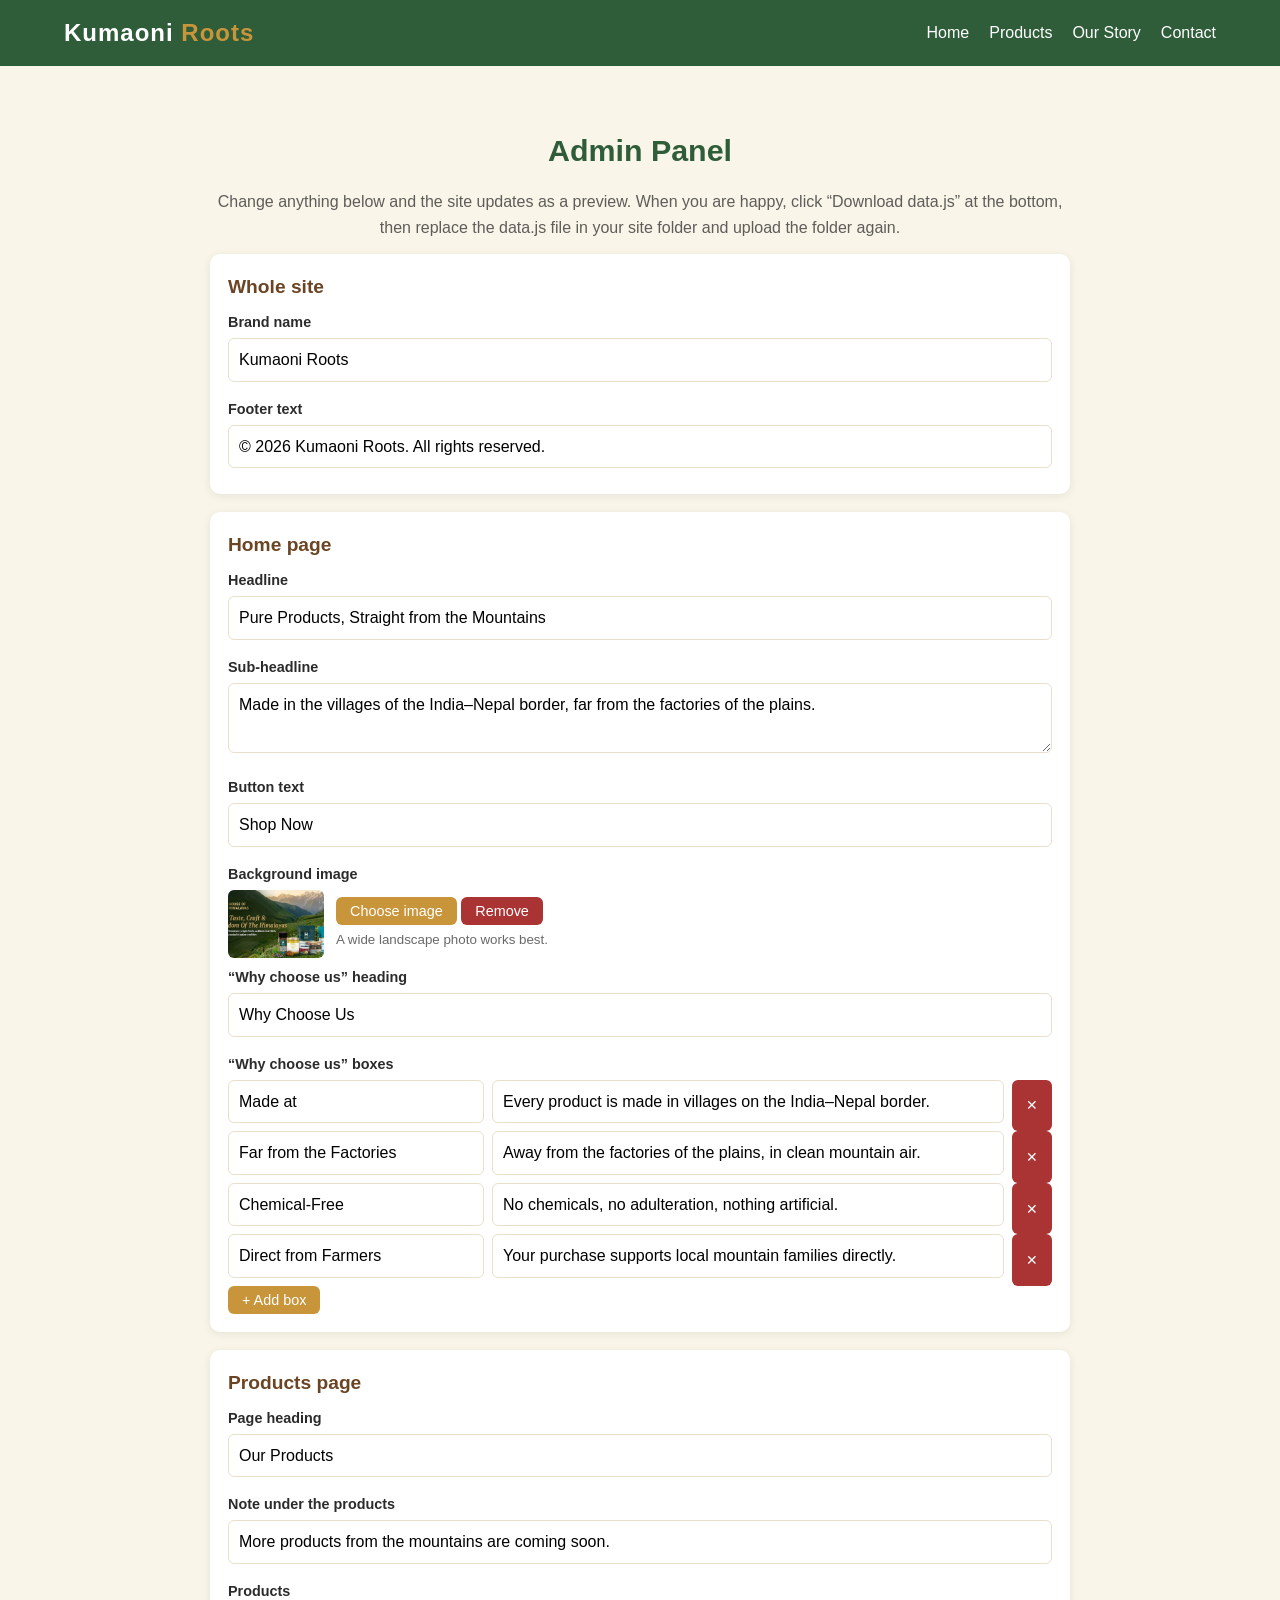
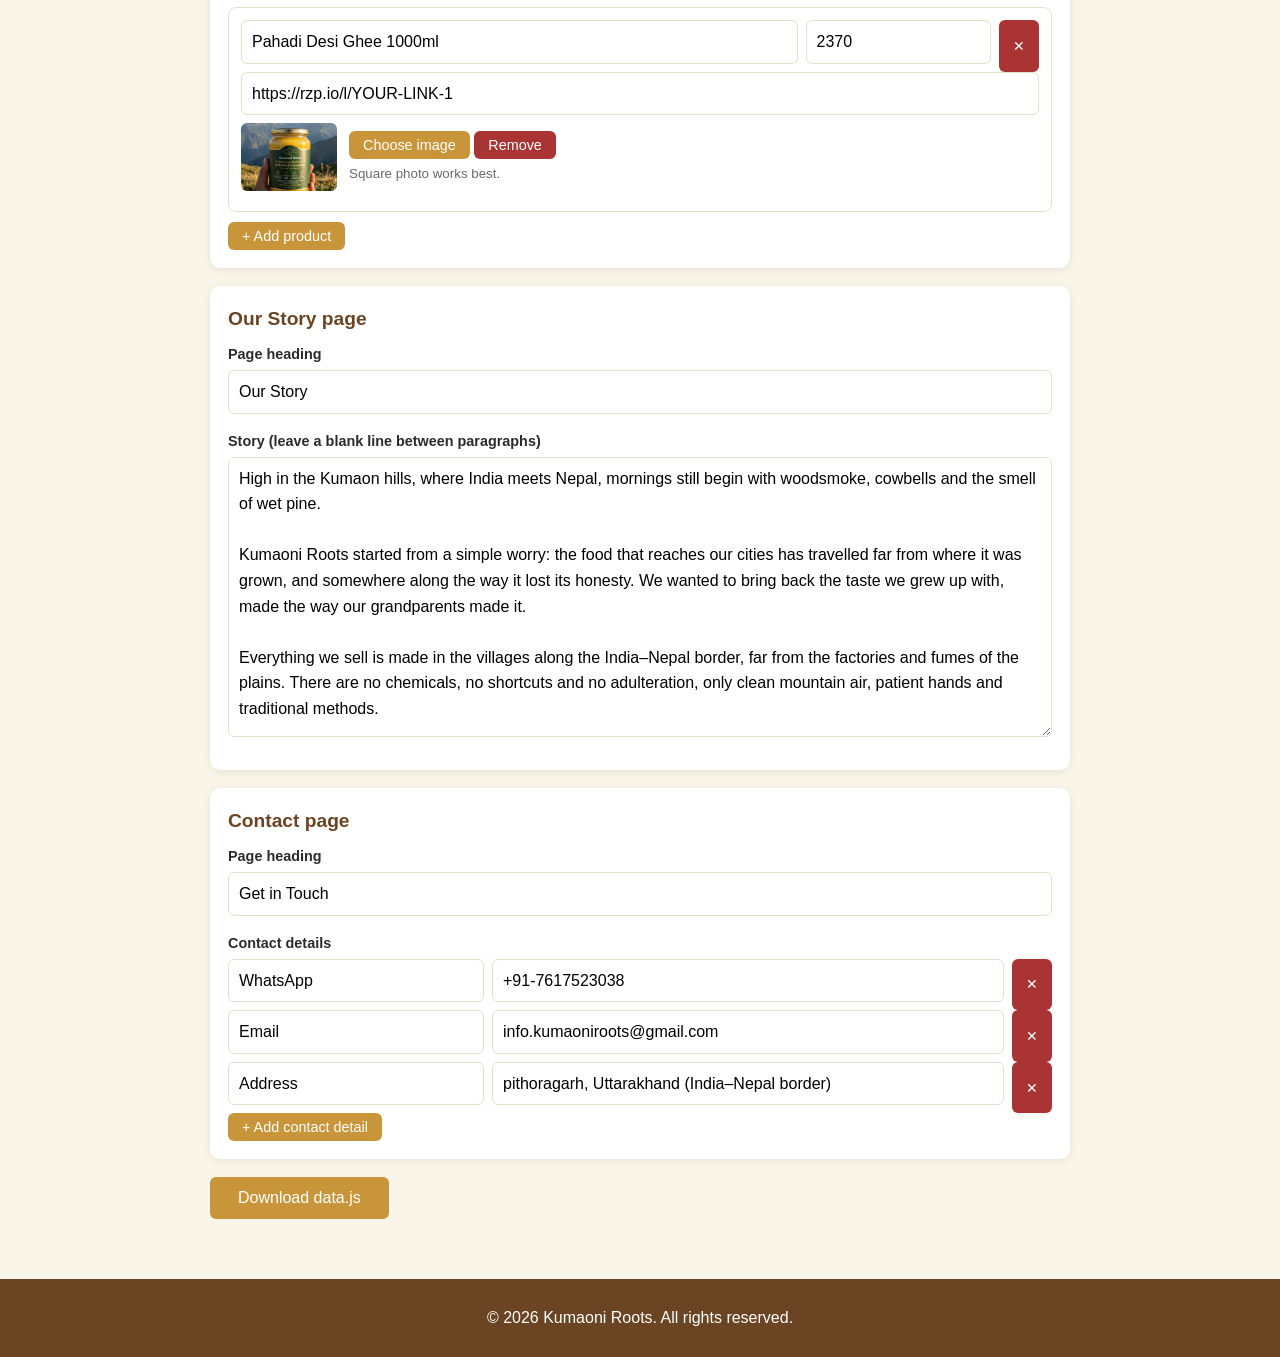
<file: admin.html>
<!DOCTYPE html>
<html lang="en">
<head>
<meta charset="UTF-8">
<meta name="robots" content="noindex">
<meta name="viewport" content="width=device-width, initial-scale=1">
<title>Admin – Kumaoni Roots</title>
<link rel="stylesheet" href="style.css">
</head>
<body>
<div id="hdr"></div>
<section><div class="admin" id="admin"></div></section>
<div id="ftr"></div>
<script src="data.js"></script>
<script src="site.js"></script>
<script>
const d=JSON.parse(JSON.stringify(SITE)),box=$('admin');
const get=p=>p.split('.').reduce((o,k)=>o[k],d);
const put=(p,v)=>{const a=p.split('.'),l=a.pop();a.reduce((o,k)=>o[k],d)[l]=v};
const inp=(label,p,area)=>`<label>${label}</label>`+(area?`<textarea data-o="${p}" style="min-height:${area}px">${esc(get(p))}</textarea>`:`<input data-o="${p}" value="${esc(get(p))}">`);
const pic=(p,note)=>`<div class="pic">${get(p)?`<img src="${get(p)}" alt="">`:'<span>No image</span>'}<div><button class="btn sm" data-up="${p}">Choose image</button> ${get(p)?`<button class="btn sm red" data-rm="${p}">Remove</button>`:''}<small>${note}</small></div></div>`;
const del=p=>`<button class="btn sm red" data-del="${p}" title="Delete">✕</button>`;
function shrink(file,max,q){return new Promise(res=>{const r=new FileReader();r.onload=()=>{const im=new Image();im.onload=()=>{const k=Math.min(1,max/Math.max(im.width,im.height)),c=document.createElement('canvas');c.width=im.width*k;c.height=im.height*k;c.getContext('2d').drawImage(im,0,0,c.width,c.height);res(c.toDataURL('image/jpeg',q))};im.src=r.result};r.readAsDataURL(file)})}
function draw(){
 box.innerHTML=`<h3>Admin Panel</h3>
 <p class="note" style="margin:-16px 0 14px">Change anything below and the site updates as a preview. When you are happy, click “Download data.js” at the bottom, then replace the data.js file in your site folder and upload the folder again.</p>
 <div class="bx"><h4>Whole site</h4>${inp('Brand name','brand')}${inp('Footer text','footer')}</div>
 <div class="bx"><h4>Home page</h4>${inp('Headline','heroTitle')}${inp('Sub-headline','heroSub',70)}${inp('Button text','heroButton')}
  <label>Background image</label>${pic('heroImage','A wide landscape photo works best.')}
  ${inp('“Why choose us” heading','whyTitle')}<label>“Why choose us” boxes</label>
  ${d.features.map((f,i)=>`<div class="r2"><input data-o="features.${i}.title" value="${esc(f.title)}" placeholder="Title"><input data-o="features.${i}.text" value="${esc(f.text)}" placeholder="Text">${del('features.'+i)}</div>`).join('')}
  <button class="btn sm" data-add="features">+ Add box</button></div>
 <div class="bx"><h4>Products page</h4>${inp('Page heading','productsTitle')}${inp('Note under the products','productsNote')}<label>Products</label>
  ${d.products.map((p,i)=>`<div class="sub"><div class="r3"><input data-o="products.${i}.name" value="${esc(p.name)}" placeholder="Product name"><input data-o="products.${i}.price" value="${esc(p.price)}" placeholder="Price">${del('products.'+i)}</div><input data-o="products.${i}.link" value="${esc(p.link)}" placeholder="Razorpay payment link">${pic('products.'+i+'.image','Square photo works best.')}</div>`).join('')}
  <button class="btn sm" data-add="products">+ Add product</button></div>
 <div class="bx"><h4>Our Story page</h4>${inp('Page heading','storyTitle')}${inp('Story (leave a blank line between paragraphs)','story',280)}</div>
 <div class="bx"><h4>Contact page</h4>${inp('Page heading','contactTitle')}<label>Contact details</label>
  ${d.contacts.map((c,i)=>`<div class="r2"><input data-o="contacts.${i}.label" value="${esc(c.label)}" placeholder="Label (e.g. Phone)"><input data-o="contacts.${i}.value" value="${esc(c.value)}" placeholder="Value">${del('contacts.'+i)}</div>`).join('')}
  <button class="btn sm" data-add="contacts">+ Add contact detail</button></div>
 <p><button class="btn" data-dl="1">Download data.js</button></p>`;
}
const blank={features:{title:"New box",text:"Describe it here."},products:{name:"New product",price:"0",image:"",link:""},contacts:{label:"Label",value:"Value"}};
box.addEventListener('input',e=>{const p=e.target.dataset.o;if(p){put(p,e.target.value);renderSite(d)}});
box.addEventListener('click',e=>{const t=e.target,s=t.dataset;
 if(s.del){const a=s.del.split('.'),i=+a.pop();get(a.join('.')).splice(i,1);draw();renderSite(d)}
 else if(s.add){get(s.add).push({...blank[s.add]});draw();renderSite(d)}
 else if(s.rm){put(s.rm,'');draw();renderSite(d)}
 else if(s.up){const p=s.up,f=document.createElement('input');f.type='file';f.accept='image/*';
  f.onchange=async()=>{if(!f.files[0])return;const h=p==='heroImage';put(p,await shrink(f.files[0],h?1800:800,h?.8:.82));draw();renderSite(d)};f.click()}
 else if(s.dl){const a=document.createElement('a');a.href=URL.createObjectURL(new Blob(['// ALL editable content lives in this one file (created by admin.html).\nconst SITE = '+JSON.stringify(d,null,2)+';\n'],{type:'text/javascript'}));a.download='data.js';a.click()}
});
draw();
</script>
</body>
</html>
</file>
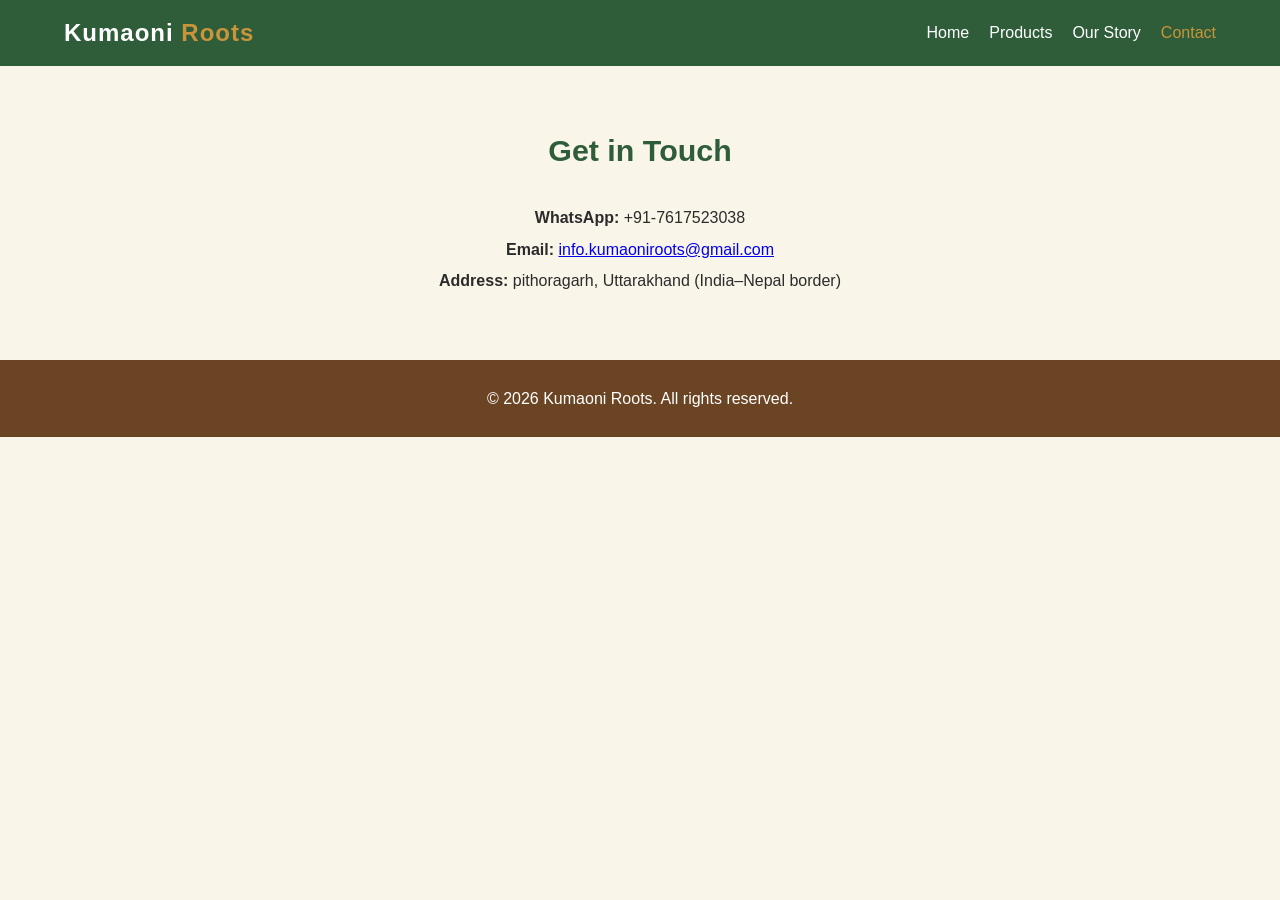
<file: contact.html>
<!DOCTYPE html>
<html lang="en">
<head>
<meta charset="UTF-8">
<meta name="viewport" content="width=device-width, initial-scale=1">
<title>Contact – Kumaoni Roots</title>
<link rel="stylesheet" href="style.css">
</head>
<body>
<div id="hdr"></div>
<section class="center"><h3 id="c-title"></h3><div class="contacts" id="contacts"></div></section>
<div id="ftr"></div>
<script src="data.js"></script>
<script src="site.js"></script>
</body>
</html>
</file>
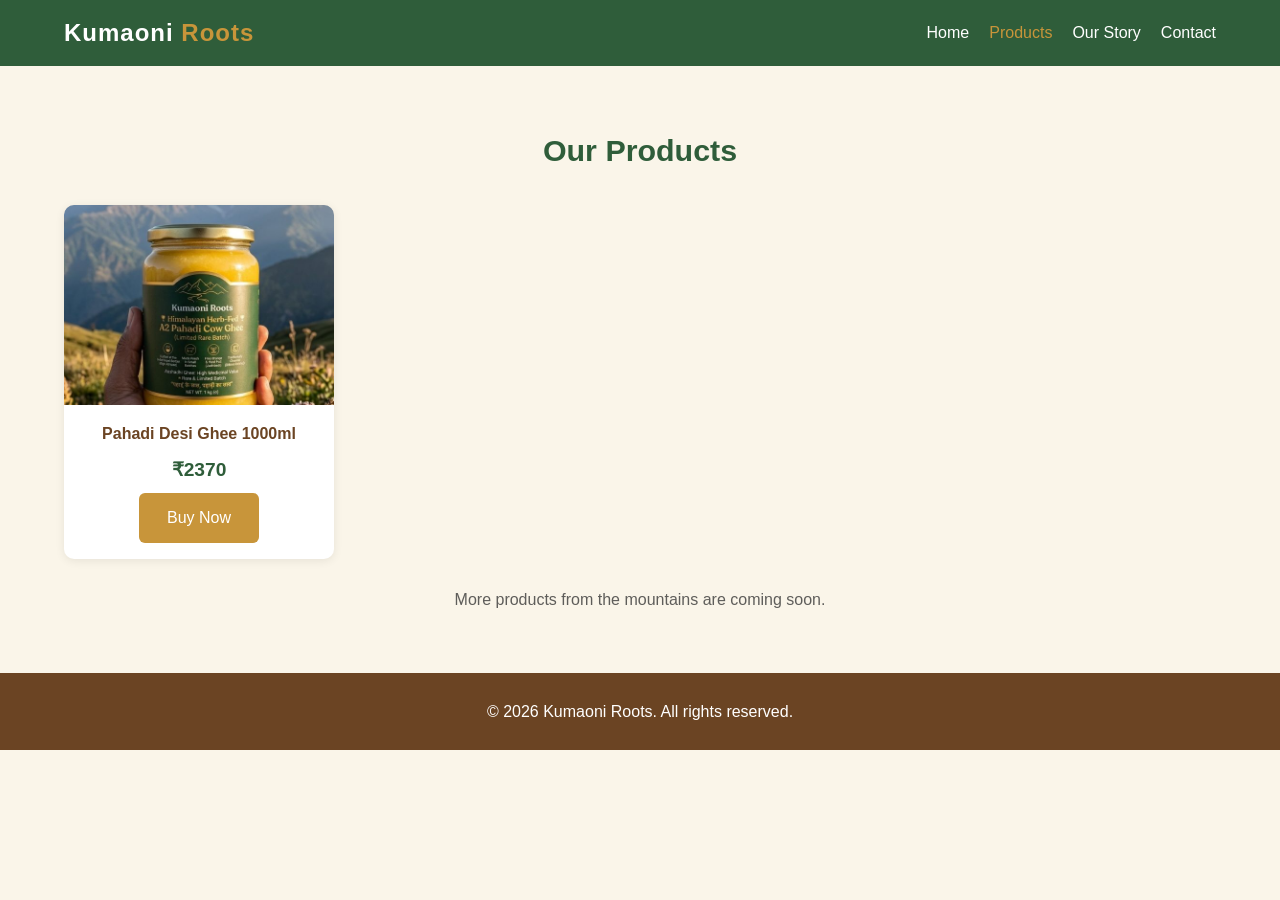
<file: products.html>
<!DOCTYPE html>
<html lang="en">
<head>
<meta charset="UTF-8">
<meta name="viewport" content="width=device-width, initial-scale=1">
<title>Products – Kumaoni Roots</title>
<link rel="stylesheet" href="style.css">
</head>
<body>
<div id="hdr"></div>
<section><h3 id="p-title"></h3><div class="grid" id="product-list"></div><p class="note" id="p-note"></p></section>
<div id="ftr"></div>
<script src="data.js"></script>
<script src="site.js"></script>
</body>
</html>
</file>
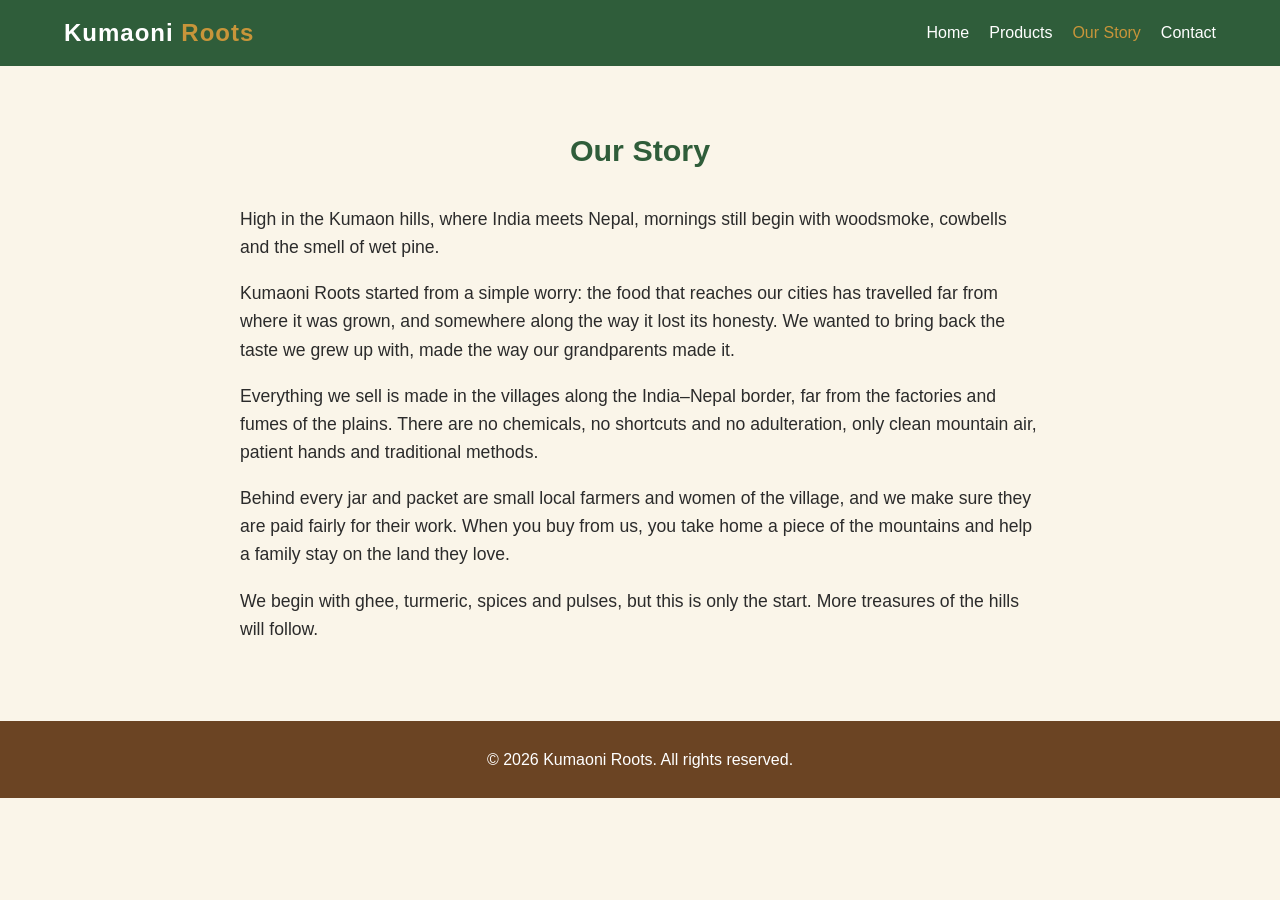
<file: story.html>
<!DOCTYPE html>
<html lang="en">
<head>
<meta charset="UTF-8">
<meta name="viewport" content="width=device-width, initial-scale=1">
<title>Our Story – Kumaoni Roots</title>
<link rel="stylesheet" href="style.css">
</head>
<body>
<div id="hdr"></div>
<section><h3 id="s-title"></h3><div class="story" id="story"></div></section>
<div id="ftr"></div>
<script src="data.js"></script>
<script src="site.js"></script>
</body>
</html>
</file>
<file: style.css>
:root{--green:#2f5d3a;--cream:#faf5e9;--brown:#6b4423;--gold:#c8953a;--card:#fff;--text:#2b2b2b;--soft:#e8e0cc}
*{box-sizing:border-box;margin:0;padding:0}
body{font-family:'Segoe UI',Arial,sans-serif;background:var(--cream);color:var(--text);line-height:1.6}
header{background:var(--green);color:#fff;padding:14px 5%;display:flex;flex-wrap:wrap;gap:8px;justify-content:space-between;align-items:center;position:sticky;top:0;z-index:10}
header h1{font-size:1.5rem;letter-spacing:1px}header h1 span{color:var(--gold)}
nav a{color:#fff;text-decoration:none;margin-left:20px;font-weight:500}
nav a:hover,nav a.on{color:var(--gold)}
.hero{position:relative;color:#fff;text-align:center;padding:140px 5% 160px;
 background:linear-gradient(rgba(0,0,0,.15),rgba(0,0,0,.5)),url('images/hero-fallback.svg') center bottom/cover no-repeat #1c2b3a}
.hero h2{font-size:2.7rem;margin-bottom:12px;text-shadow:0 2px 12px rgba(0,0,0,.6)}
.hero p{max-width:640px;margin:0 auto 26px;font-size:1.15rem;text-shadow:0 2px 10px rgba(0,0,0,.6)}
.btn{display:inline-block;background:var(--gold);color:#fff;padding:12px 28px;border:0;border-radius:6px;text-decoration:none;font-size:1rem;cursor:pointer}
.btn:hover{background:var(--brown)}.btn.sm{padding:6px 14px;font-size:.9rem}.btn.red{background:#a33}
section{padding:60px 5%}
section h3{text-align:center;font-size:1.9rem;color:var(--green);margin-bottom:30px}
.features{display:flex;flex-wrap:wrap;gap:20px;justify-content:center}
.feature{background:var(--card);padding:22px;border-radius:10px;width:250px;text-align:center;box-shadow:0 2px 10px rgba(0,0,0,.08)}
.feature h4{color:var(--brown);margin-bottom:4px}
.grid{display:grid;grid-template-columns:repeat(auto-fill,minmax(240px,1fr));gap:24px}
.card{background:var(--card);border-radius:10px;overflow:hidden;box-shadow:0 2px 10px rgba(0,0,0,.08);text-align:center}
.card .img{position:relative;height:200px;background:var(--soft);display:flex;align-items:center;justify-content:center;font-size:3.5rem}
.card .img img{position:absolute;inset:0;width:100%;height:100%;object-fit:cover}
.card .info{padding:16px}.card h4{color:var(--brown);margin-bottom:6px}
.price{color:var(--green);font-weight:bold;font-size:1.2rem;margin:8px 0}
.note{text-align:center;margin-top:28px;opacity:.75}
.story{max-width:800px;margin:0 auto;font-size:1.1rem}.story p{margin-bottom:18px}
.center{text-align:center}
footer{background:var(--brown);color:#fff;text-align:center;padding:26px 5%}
.admin{max-width:860px;margin:0 auto}
@media(max-width:700px){.hero h2{font-size:1.9rem}nav a{margin:0 12px 0 0}.r2,.r3{grid-template-columns:1fr}}

.admin input,.admin textarea{width:100%;padding:8px 10px;margin-bottom:8px;border:1px solid var(--soft);border-radius:6px;font:inherit}
.admin textarea{min-height:90px}.admin label{display:block;font-weight:600;margin:8px 0 4px;font-size:.9rem}
.admin h4{color:var(--brown);margin-bottom:6px;font-size:1.2rem}
.bx{background:#fff;border-radius:10px;padding:18px;margin-bottom:18px;box-shadow:0 2px 10px rgba(0,0,0,.08)}
.sub{border:1px solid var(--soft);border-radius:8px;padding:12px;margin-bottom:10px}
.r2{display:grid;grid-template-columns:1fr 2fr auto;gap:8px}.r3{display:grid;grid-template-columns:3fr 1fr auto;gap:8px}
.pic{display:flex;gap:12px;align-items:center;margin-bottom:8px}.pic img,.pic span{width:96px;height:68px;object-fit:cover;border-radius:6px}
.pic span{background:var(--soft);display:flex;align-items:center;justify-content:center;font-size:.8rem}.pic small{display:block;opacity:.7;margin-top:4px}
.contacts p{margin-bottom:6px}
</file>
